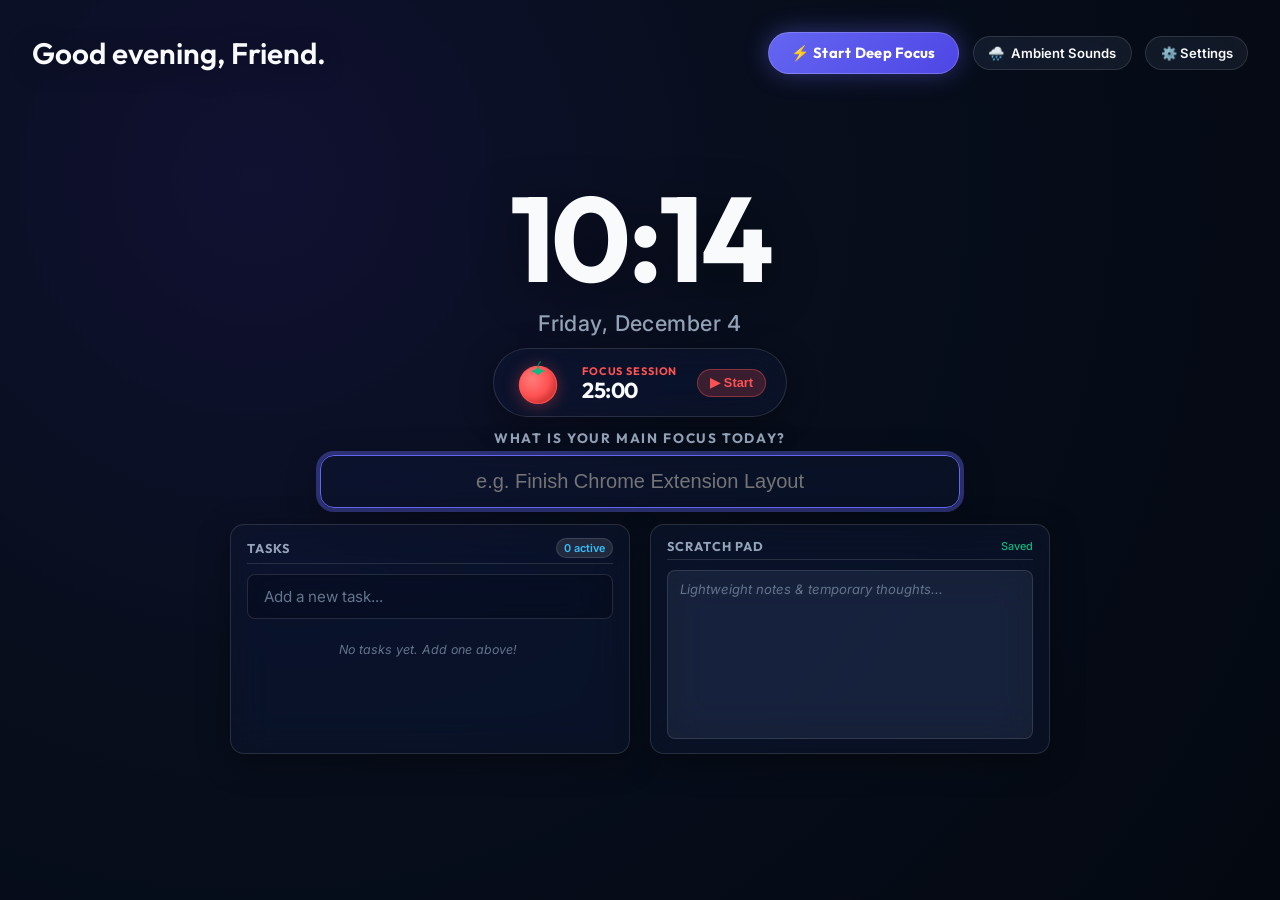
<file: index.html>
<!DOCTYPE html>
<html lang="en">
<head>
  <meta charset="UTF-8">
  <meta name="viewport" content="width=device-width, initial-scale=1.0">
  <title>Focus Dashboard</title>
  <link rel="stylesheet" href="styles/main.css">
</head>
<body>
  <!-- Wallpaper Engine Layer -->
  <div id="wallpaper-backdrop"></div>
  <div id="wallpaper-overlay"></div>

  <!-- Main Interactive Dashboard Shell -->
  <div id="app-root">
    <header id="dashboard-header" class="dashboard-section"></header>
    <main id="dashboard-center" class="dashboard-section"></main>
    <footer id="dashboard-footer" class="dashboard-section"></footer>
  </div>

  <script type="module" src="src/main.js"></script>
</body>
</html>
</file>
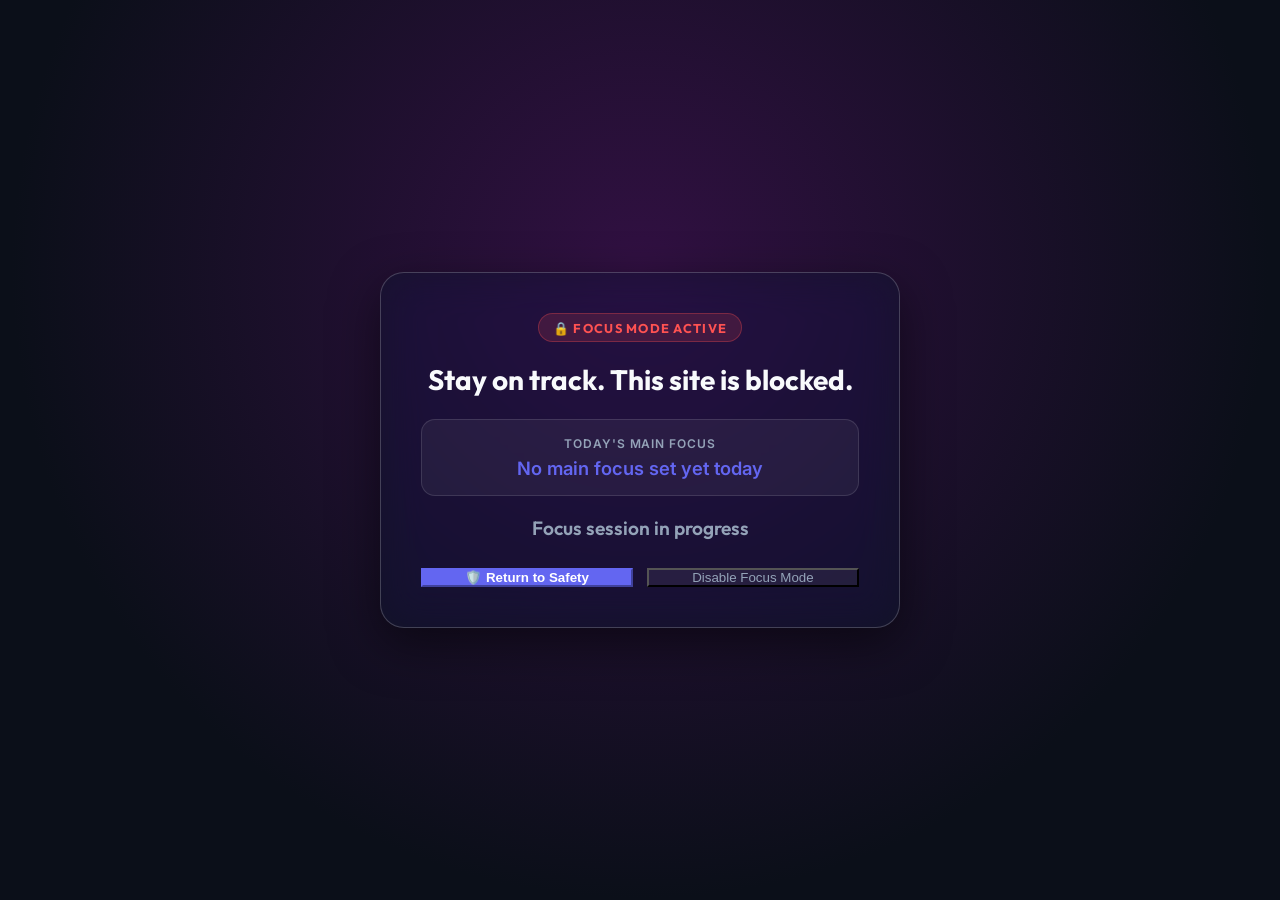
<file: blocked.html>
<!DOCTYPE html>
<html lang="en">
<head>
  <meta charset="UTF-8">
  <meta name="viewport" content="width=device-width, initial-scale=1.0">
  <title>Focus Mode Active — Focus Dashboard</title>
  <link rel="stylesheet" href="styles/blocked.css">
</head>
<body>
  <div class="blocked-card">
    <span class="blocked-badge">🔒 Focus Mode Active</span>

    <h1 class="blocked-heading">Stay on track. This site is blocked.</h1>

    <div class="blocked-focus-box">
      <div class="blocked-focus-label">Today's Main Focus</div>
      <div id="blocked-focus-text" class="blocked-focus-text">--</div>
    </div>

    <div id="blocked-timer-display" class="blocked-timer-display">
      Focus session in progress
    </div>

    <div class="blocked-actions">
      <button id="blocked-return-btn" class="glass-button blocked-btn-primary">
        🛡️ Return to Safety
      </button>
      <button id="blocked-disable-btn" class="glass-button blocked-btn-secondary">
        Disable Focus Mode
      </button>
    </div>
  </div>

  <script type="module" src="src/pages/blocked.js"></script>
</body>
</html>
</file>
<file: styles/main.css>
@import './variables.css';
@import './layout.css';
@import './wallpaper.css';
@import './clock.css';
@import './greeting.css';
@import './dailyFocus.css';
@import './taskList.css';
@import './scratchPad.css';
@import './pomodoroTomato.css';
@import './ambientSoundPicker.css';
@import './deepFocusButton.css';
@import './completionModal.css';
@import './statsWidget.css';
@import './settingsModal.css';
@import './animations.css';

/* CSS Reset & Global Layout */
*, *::before, *::after {
  box-sizing: border-box;
  margin: 0;
  padding: 0;
}

html, body {
  width: 100vw;
  height: 100vh;
  overflow: hidden;
  font-family: var(--font-body);
  color: var(--text-primary);
  background: var(--bg-dark);
  -webkit-font-smoothing: antialiased;
  -moz-osx-font-smoothing: grayscale;
}

/* Background Wallpaper Canvas */
#wallpaper-backdrop {
  position: fixed;
  inset: 0;
  z-index: 0;
  background-size: cover;
  background-position: center;
  background-repeat: no-repeat;
  transition: background-image 0.8s ease-in-out, opacity 0.5s ease;
}

#wallpaper-overlay {
  position: fixed;
  inset: 0;
  z-index: 1;
  background: rgba(11, 15, 25, 0.4);
  pointer-events: none;
}

/* Main UI Canvas Layer */
#app-root {
  position: relative;
  z-index: 2;
  width: 100%;
  height: 100%;
  display: flex;
  flex-direction: column;
  justify-content: space-between;
  padding: 2rem;
}

/* Reusable Glassmorphism Components */
.glass-card {
  background: var(--surface-card);
  backdrop-filter: var(--glass-blur);
  -webkit-backdrop-filter: var(--glass-blur);
  border: 1px solid var(--border-glass);
  border-radius: var(--radius-md);
  box-shadow: var(--glass-shadow);
  transition: border-color var(--transition-normal), transform var(--transition-normal);
}

.glass-card:hover {
  border-color: var(--border-glass-light);
}

.glass-button {
  display: inline-flex;
  align-items: center;
  justify-content: center;
  gap: 0.5rem;
  padding: 0.65rem 1.25rem;
  font-family: var(--font-body);
  font-size: 0.9rem;
  font-weight: 500;
  color: var(--text-primary);
  background: var(--surface-glass);
  backdrop-filter: var(--glass-blur);
  -webkit-backdrop-filter: var(--glass-blur);
  border: 1px solid var(--border-glass);
  border-radius: var(--radius-sm);
  cursor: pointer;
  outline: none;
  transition: background var(--transition-fast), border-color var(--transition-fast), transform var(--transition-fast);
}

.glass-button:hover {
  background: var(--surface-glass-hover);
  border-color: var(--border-glass-light);
  transform: translateY(-1px);
}

.glass-button:active {
  background: var(--surface-glass-active);
  transform: translateY(0);
}

.glass-input {
  width: 100%;
  padding: 0.75rem 1rem;
  font-family: var(--font-body);
  font-size: 0.95rem;
  color: var(--text-primary);
  background: rgba(0, 0, 0, 0.25);
  backdrop-filter: var(--glass-blur);
  -webkit-backdrop-filter: var(--glass-blur);
  border: 1px solid var(--border-glass);
  border-radius: var(--radius-sm);
  outline: none;
  transition: border-color var(--transition-fast), box-shadow var(--transition-fast);
}

.glass-input::placeholder {
  color: var(--text-muted);
}

.glass-input:focus {
  border-color: var(--accent-focus);
  box-shadow: 0 0 0 3px var(--accent-focus-glow);
}

/* Custom Scrollbar */
::-webkit-scrollbar {
  width: 6px;
  height: 6px;
}

::-webkit-scrollbar-track {
  background: transparent;
}

::-webkit-scrollbar-thumb {
  background: rgba(255, 255, 255, 0.15);
  border-radius: var(--radius-full);
}

::-webkit-scrollbar-thumb:hover {
  background: rgba(255, 255, 255, 0.3);
}
</file>
<file: styles/blocked.css>
@import './variables.css';

*, *::before, *::after {
  box-sizing: border-box;
  margin: 0;
  padding: 0;
}

html, body {
  width: 100vw;
  height: 100vh;
  overflow: hidden;
  font-family: var(--font-body);
  color: var(--text-primary);
  background: var(--bg-dark);
  background-image: radial-gradient(circle at 50% 30%, #311042 0%, #0b0f19 70%);
  display: flex;
  align-items: center;
  justify-content: center;
}

.blocked-card {
  width: 90%;
  max-width: 520px;
  padding: 2.5rem;
  background: var(--surface-card);
  border: 1px solid var(--border-glass-light);
  border-radius: var(--radius-lg);
  backdrop-filter: var(--glass-blur);
  -webkit-backdrop-filter: var(--glass-blur);
  box-shadow: var(--glass-shadow-lg);
  text-align: center;
  display: flex;
  flex-direction: column;
  align-items: center;
  gap: 1.25rem;
}

.blocked-badge {
  font-family: var(--font-heading);
  font-size: 0.8rem;
  font-weight: 700;
  letter-spacing: 0.1em;
  text-transform: uppercase;
  color: var(--accent-tomato);
  background: rgba(255, 82, 82, 0.15);
  border: 1px solid rgba(255, 82, 82, 0.3);
  padding: 0.35rem 0.85rem;
  border-radius: var(--radius-full);
}

.blocked-heading {
  font-family: var(--font-heading);
  font-size: 1.75rem;
  font-weight: 700;
  color: var(--text-primary);
  line-height: 1.3;
}

.blocked-focus-box {
  width: 100%;
  padding: 1rem 1.25rem;
  background: rgba(255, 255, 255, 0.05);
  border: 1px solid var(--border-glass);
  border-radius: var(--radius-md);
  text-align: center;
}

.blocked-focus-label {
  font-size: 0.75rem;
  font-weight: 600;
  letter-spacing: 0.08em;
  text-transform: uppercase;
  color: var(--text-secondary);
  margin-bottom: 0.4rem;
}

.blocked-focus-text {
  font-size: 1.15rem;
  font-weight: 600;
  color: var(--accent-focus);
}

.blocked-timer-display {
  font-family: var(--font-heading);
  font-size: 1.2rem;
  font-weight: 600;
  color: var(--text-secondary);
}

.blocked-actions {
  display: flex;
  gap: 0.85rem;
  width: 100%;
  margin-top: 0.5rem;
}

.blocked-btn-primary {
  flex: 1;
  background: var(--accent-focus);
  border-color: var(--accent-focus);
  color: white;
  font-weight: 600;
}

.blocked-btn-primary:hover {
  background: #4f46e5;
  box-shadow: 0 0 16px var(--accent-focus-glow);
}

.blocked-btn-secondary {
  flex: 1;
  background: rgba(255, 255, 255, 0.06);
  color: var(--text-secondary);
}

.blocked-btn-secondary:hover {
  color: var(--text-primary);
  background: rgba(255, 255, 255, 0.12);
}
</file>
